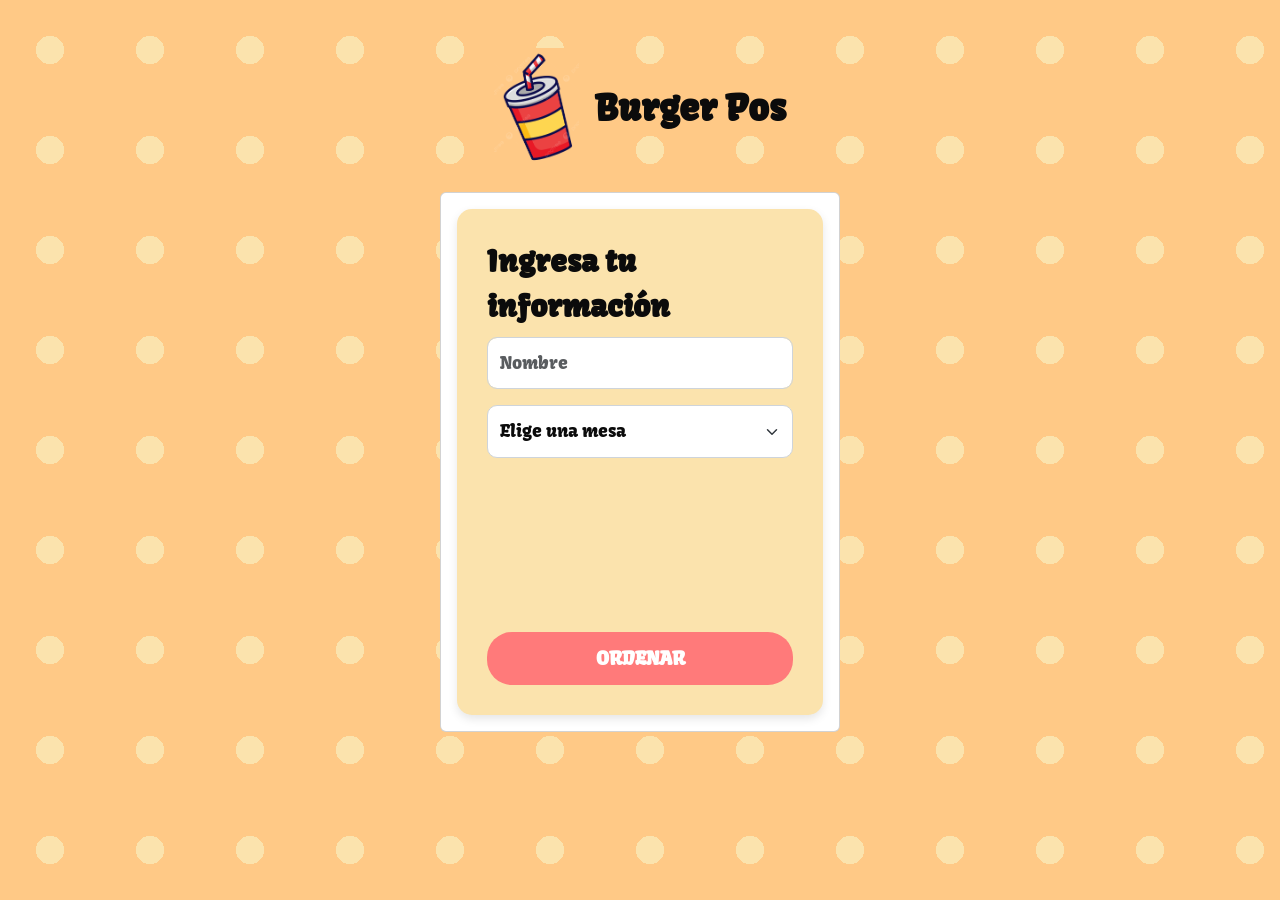
<file: index.html>
<!DOCTYPE html>
<html lang="es">
<head>
  <meta charset="UTF-8" />
  <meta name="viewport" content="width=device-width, initial-scale=1" />
  <title>Bienvenido</title>
  <link href="https://cdn.jsdelivr.net/npm/bootstrap@5.3.3/dist/css/bootstrap.min.css" rel="stylesheet" />
  <link rel="stylesheet" href="src/App.css" />
</head>
<body class="container py-5">
<div class="d-flex align-items-center justify-content-center mb-4 titulo">
  <img src="img/logo.png" alt="Logo" class="logo-soda" />
  <h1 class="m-0">Burger Pos</h1>
</div>

  <div class="card mx-auto" style="max-width: 400px;">
    <div class="card-body">
      <form onsubmit="return validarFormulario()">
        <div class="mb-3">
          <label for="nombre" class="form-label">Ingresa tu información</label>
          <input type="text" class="form-control" id="nombre" placeholder="Nombre">
        </div>
        <div class="mb-3">
          <select class="form-select" id="mesa">
            <option selected disabled value="">Elige una mesa</option>
            <option value="1">Mesa 1</option>
            <option value="2">Mesa 2</option>
            <option value="3">Mesa 3</option>
            <option value="4">Mesa 4</option>
          </select>
        </div>
        <div class="d-grid">
          <button type="submit" class="btn btn-primary">ORDENAR</button>
        </div>
      </form>
    </div>
  </div>

      <script>
    function validarFormulario() {
      const nombre = document.getElementById("nombre").value.trim();
      const mesa = document.getElementById("mesa").value;
      if (!nombre) { alert("Por favor, ingresa tu nombre."); return false; }
      if (!mesa) { alert("Por favor, selecciona una mesa."); return false; }
      localStorage.setItem("usuario", nombre);
      localStorage.setItem("mesa", mesa);
      window.location.href = "menu.html";
      return false;
    }
  </script>
  </body>
</html>
</file>
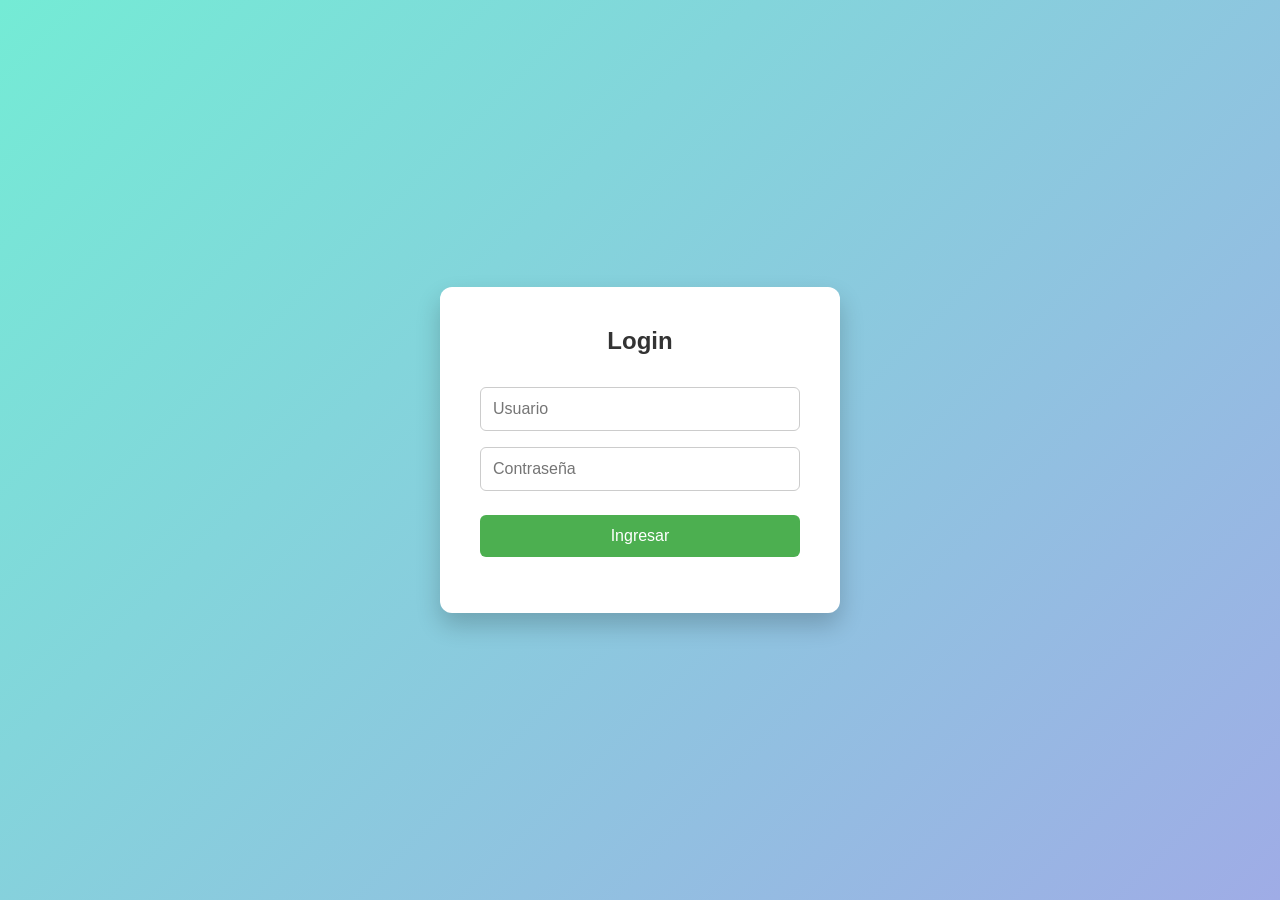
<file: login.html>
<!DOCTYPE html>
<html lang="es">
<head>
    <meta charset="UTF-8">
    <title>Login Mesero</title>
    <link href="https://fonts.googleapis.com/css2?family=Roboto:wght@400;700&display=swap" rel="stylesheet">
  <link rel="stylesheet" href="src/css/log.css" />

</head>
<body>
    <div class="login-container">
        <h2>Login</h2>
        <input type="text" id="usuario" placeholder="Usuario" required>
        <input type="password" id="contrasena" placeholder="Contraseña" required>
        <button onclick="iniciarSesion()">Ingresar</button>
        <p id="mensajeError" class="error"></p>
    </div>
  <script src="src/assets/js/log.js"></script>
<script>
    // Verificar si hay un usuario autenticado
    window.onload = function() {
        const usuario = localStorage.getItem('usuario');
        if (!usuario) {
            // Si no hay usuario en el localStorage, redirigir a la página de login
            window.location.href = "login.html";
        }
    }
</script>




</body>
</html>
</file>
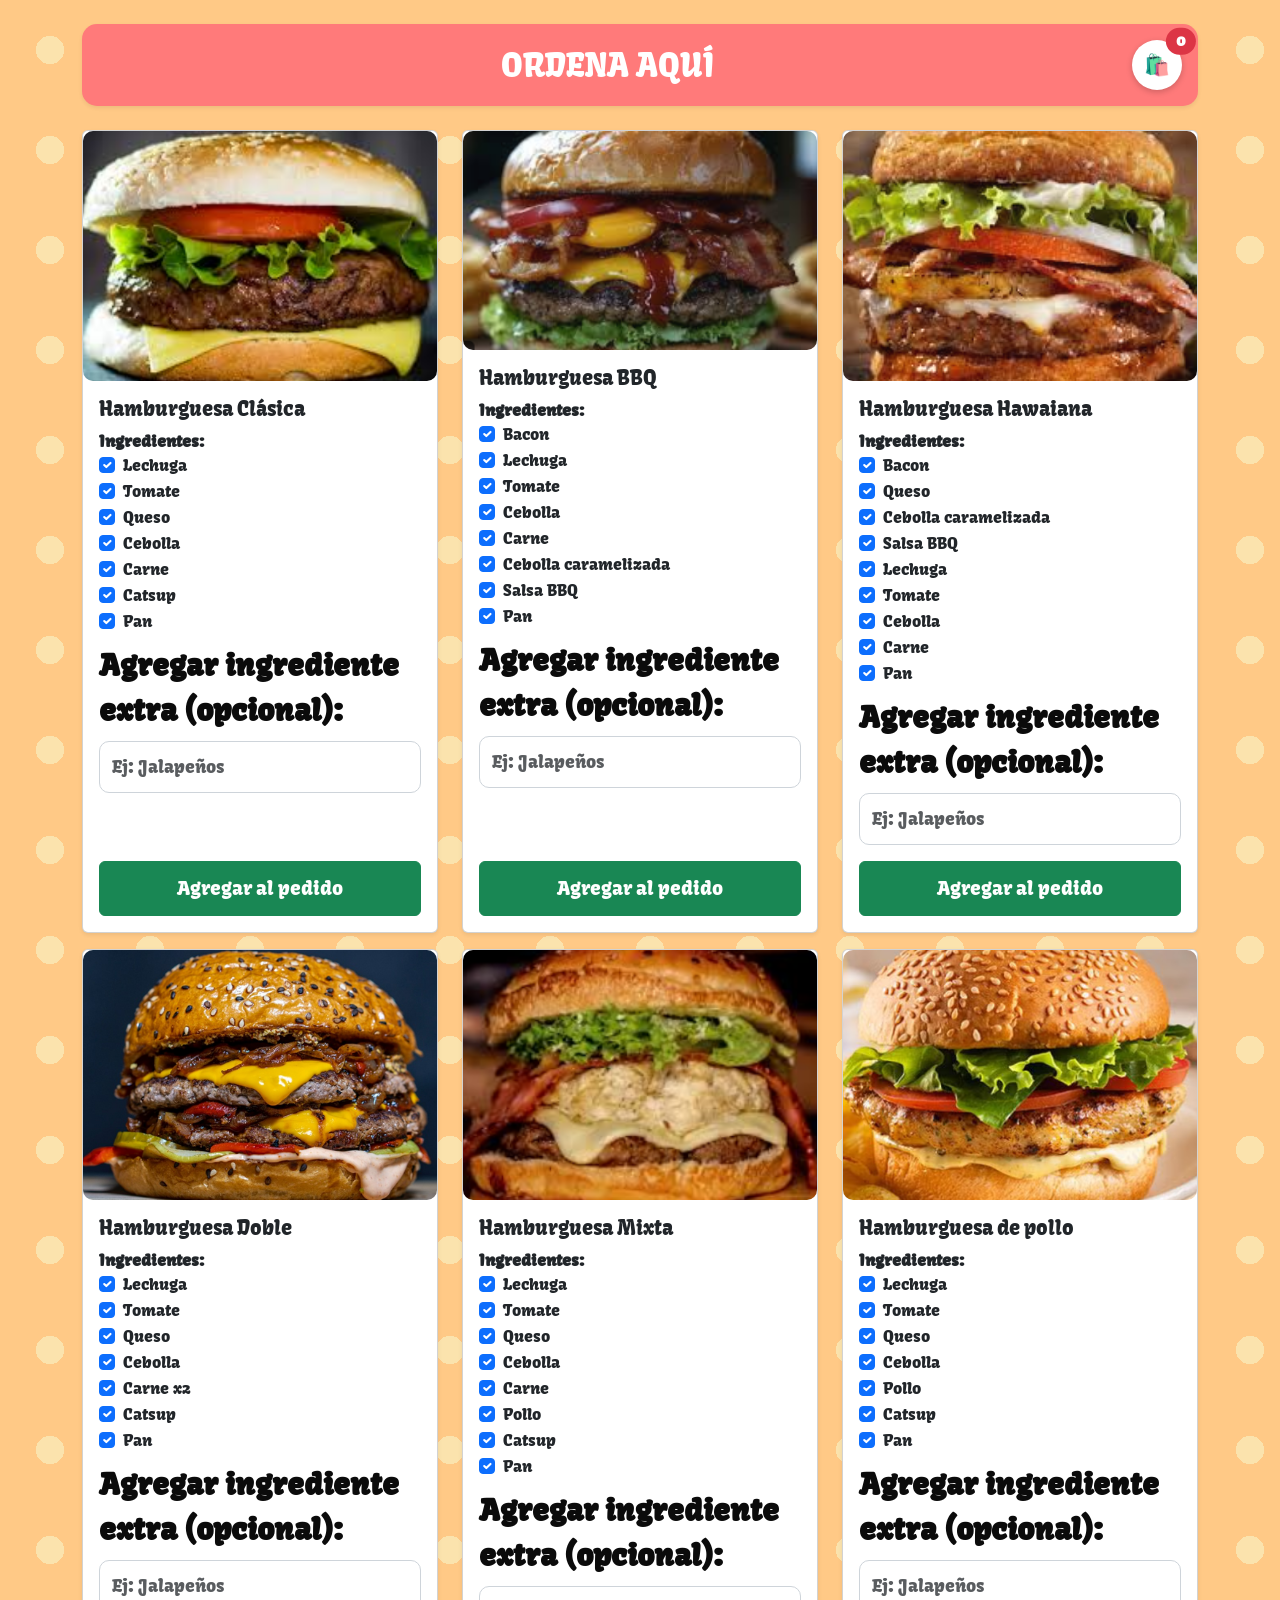
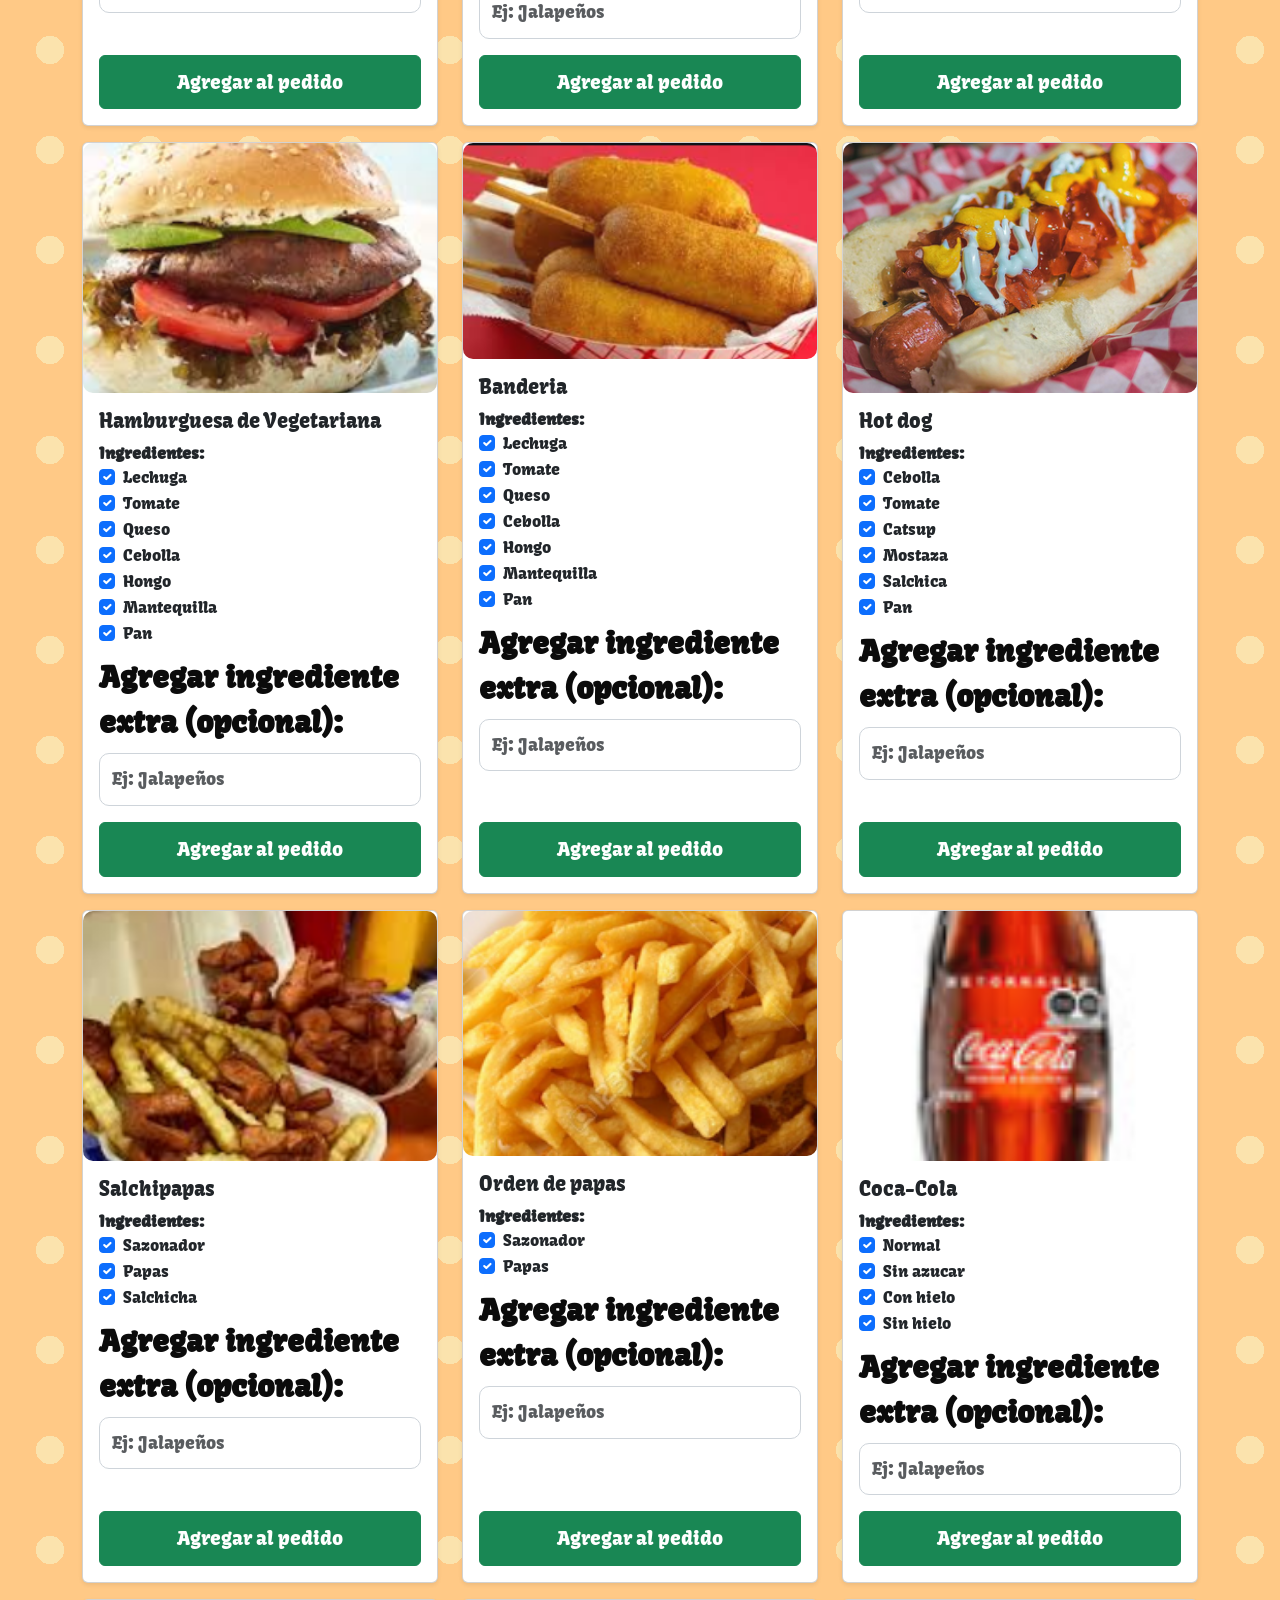
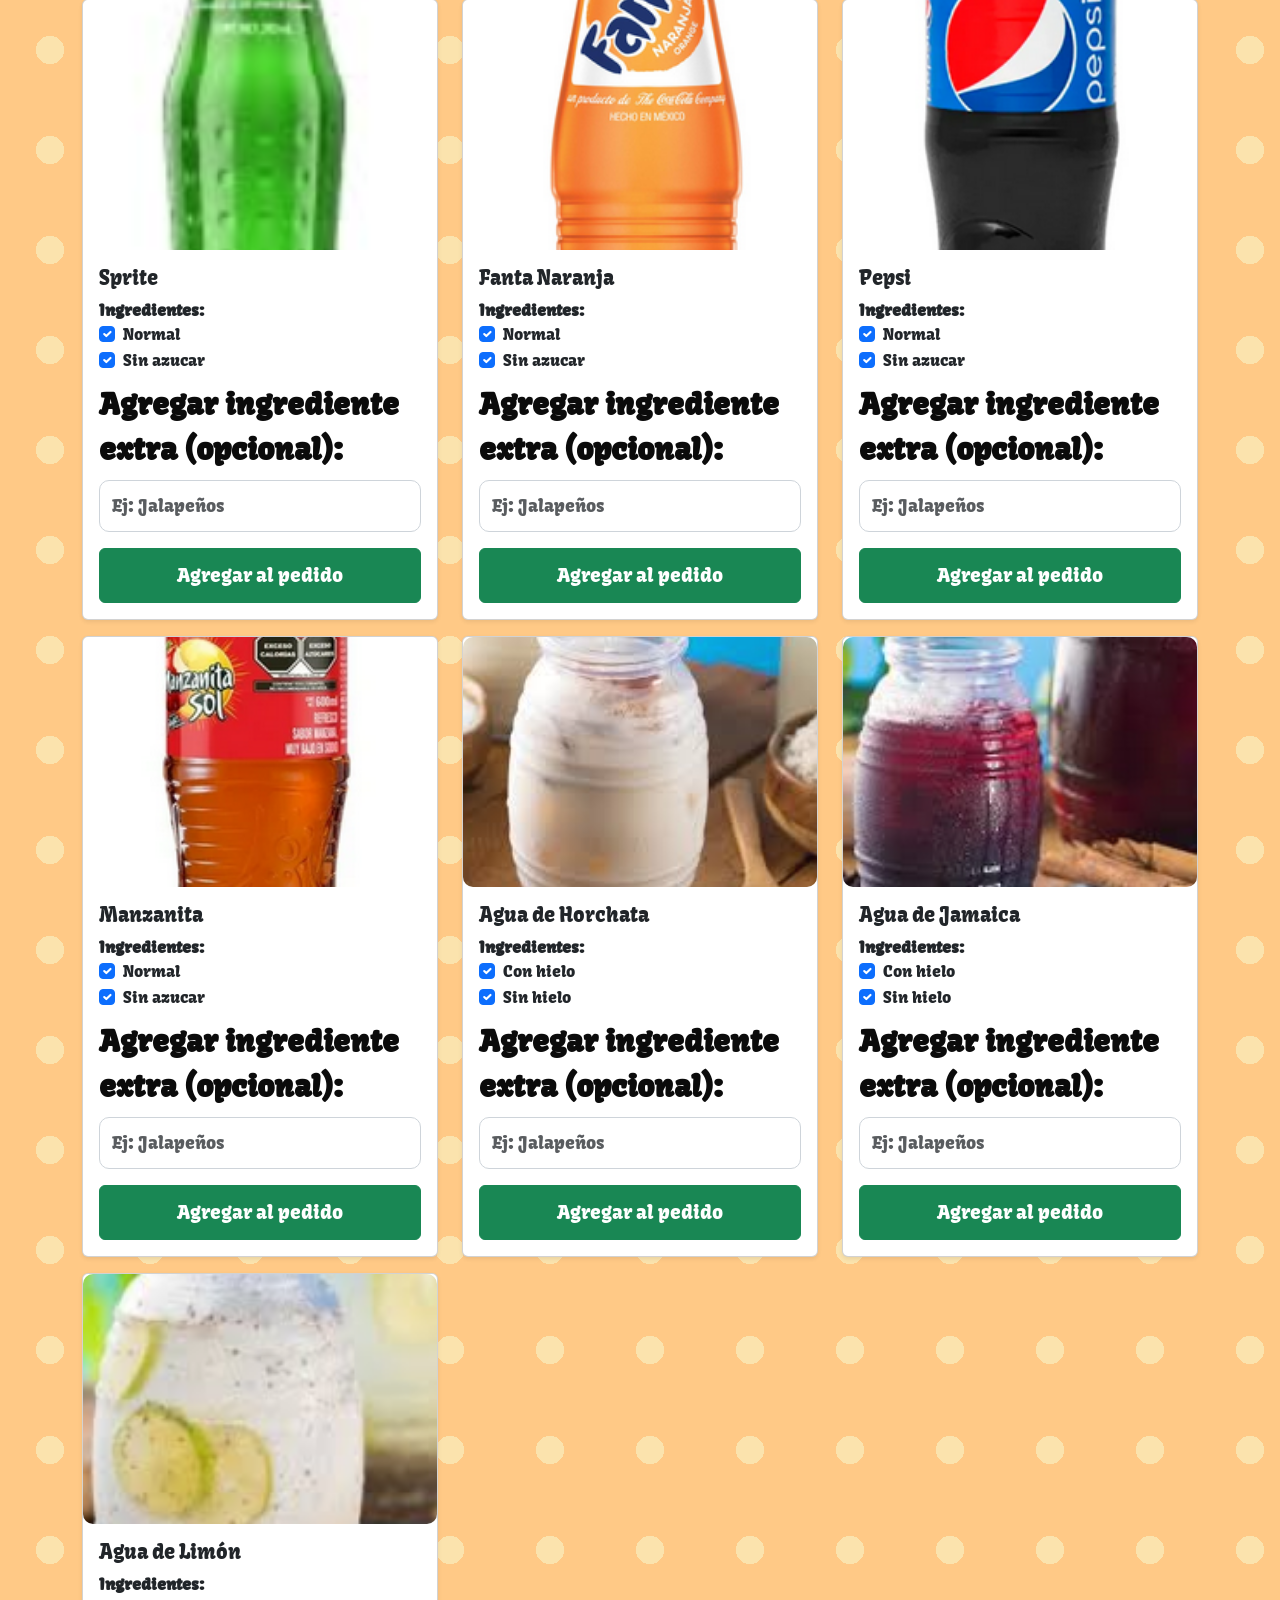
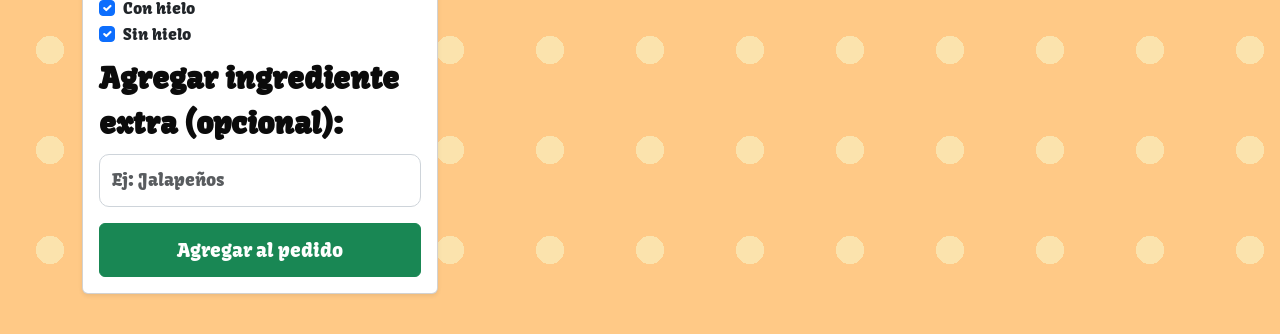
<file: menu.html>
<!DOCTYPE html>
<html lang="es">
<head>
  <meta charset="UTF-8" />
  <meta name="viewport" content="width=device-width, initial-scale=1" />
  <title>Menú</title>
  <link href="https://cdn.jsdelivr.net/npm/bootstrap@5.3.3/dist/css/bootstrap.min.css" rel="stylesheet" />
  <link rel="stylesheet" href="src/App.css" />

</head>
<body class="container py-4">
    


  <nav class="navbar custom-navbar mb-4 p-3 shadow-sm d-flex align-items-center">
  <h2 class="navbar-title mb-0 mx-auto">ORDENA AQUÍ</h2>
  <div id="saludoUsuario" class="navbar-text ms-auto"></div>
  <button class="btn position-relative ms-3" data-bs-toggle="modal" data-bs-target="#modalOrden">
    🛍️
    <span id="contadorOrden" class="badge bg-danger rounded-pill position-absolute top-0 start-100 translate-middle">0</span>
  </button>
</nav>
  <div id="contenedor-productos" class="row"></div>

  <!-- Modal de Orden -->
  <div class="modal fade" id="modalOrden" tabindex="-1" aria-labelledby="modalOrdenLabel" aria-hidden="true">
    <div class="modal-dialog modal-md modal-dialog-centered">
      <div class="modal-content">
        <div class="modal-header">
          <h5 class="modal-title" id="modalOrdenLabel">Tu Pedido</h5>
          <button type="button" class="btn-close" data-bs-dismiss="modal" aria-label="Cerrar"></button>
        </div>
        <div class="modal-body">
          <ul id="detalleOrden" class="list-group mb-3"></ul>
          <p id="mensajeVacio" class="text-center text-muted">No hay productos en tu pedido.</p>
        </div>
        <div class="modal-footer">
          <button type="button" class="btn btn-secondary" data-bs-dismiss="modal">Cerrar</button>
          <button id="btnEnviarMesero" type="button" class="btn btn-primary">Enviar al mesero</button>
        </div>
      </div>
    </div>
  </div>


  <!-- Modal de Edición -->
  <div class="modal fade" id="modalEditar" tabindex="-1" aria-labelledby="modalEditarLabel" aria-hidden="true">
    <div class="modal-dialog modal-md modal-dialog-centered">
      <div class="modal-content">
        <div class="modal-body" id="modalEditarContenido">
          <!-- Aquí se cargará el contenido dinámicamente desde editarProducto(index) -->
        </div>
      </div>
    </div>
  </div>

  <!-- Bootstrap JS y Script principal -->
  <script src="https://cdn.jsdelivr.net/npm/bootstrap@5.3.3/dist/js/bootstrap.bundle.min.js"></script>
  <script src="src/assets/js/script.js"></script>
</body>
</html>
</file>
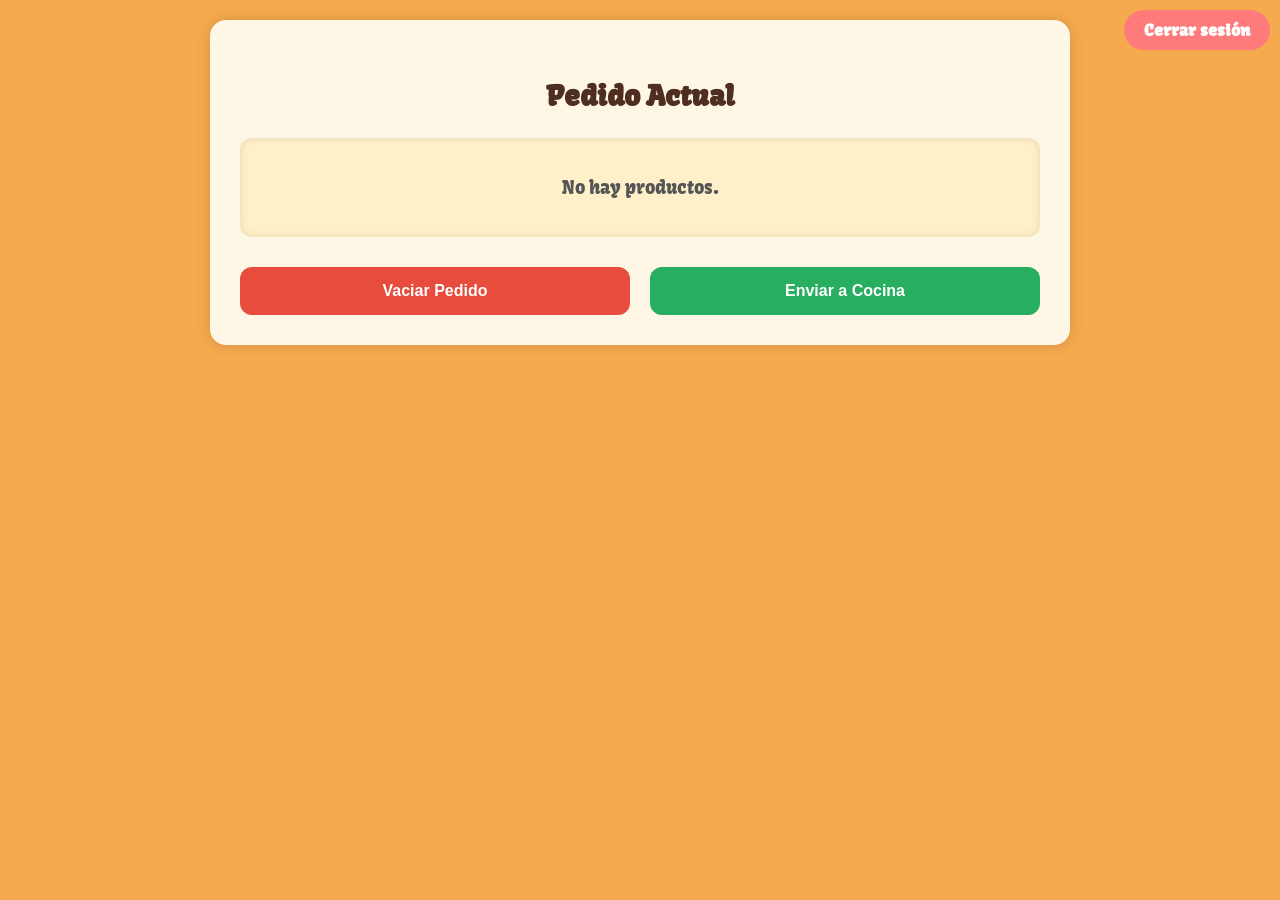
<file: mesero.html>
<!DOCTYPE html>
<html lang="es">
<head>
  <meta charset="UTF-8" />
  <meta name="viewport" content="width=device-width, initial-scale=1.0"/>
  <title>Mesero</title>
  <link rel="preconnect" href="https://fonts.googleapis.com">
  <link rel="preconnect" href="https://fonts.gstatic.com" crossorigin>
  <link href="https://fonts.googleapis.com/css2?family=Kavoon&display=swap" rel="stylesheet">
  <link rel="stylesheet" href="src/css/mesero.css" />
</head>
<body>
  <div class="container">
    <h3>Pedido Actual</h3>
<button class="btn-cerrar-sesion" onclick="cerrarSesion()">Cerrar sesión</button>
    <div id="pedidoMesero">
      <!-- Aquí se mostrará el pedido dinámicamente -->
      <p>No hay productos.</p> <!-- Mensaje por defecto si no hay pedido -->
    </div>

    <div class="botones">
      <button class="vaciar" onclick="vaciarPedido()">Vaciar Pedido</button>
      <button class="enviar" onclick="enviarACocina()">Enviar a Cocina</button>
    </div>
  </div>

  <script src="src/assets/js/log.js"></script></body>


</body>

</html>
</file>
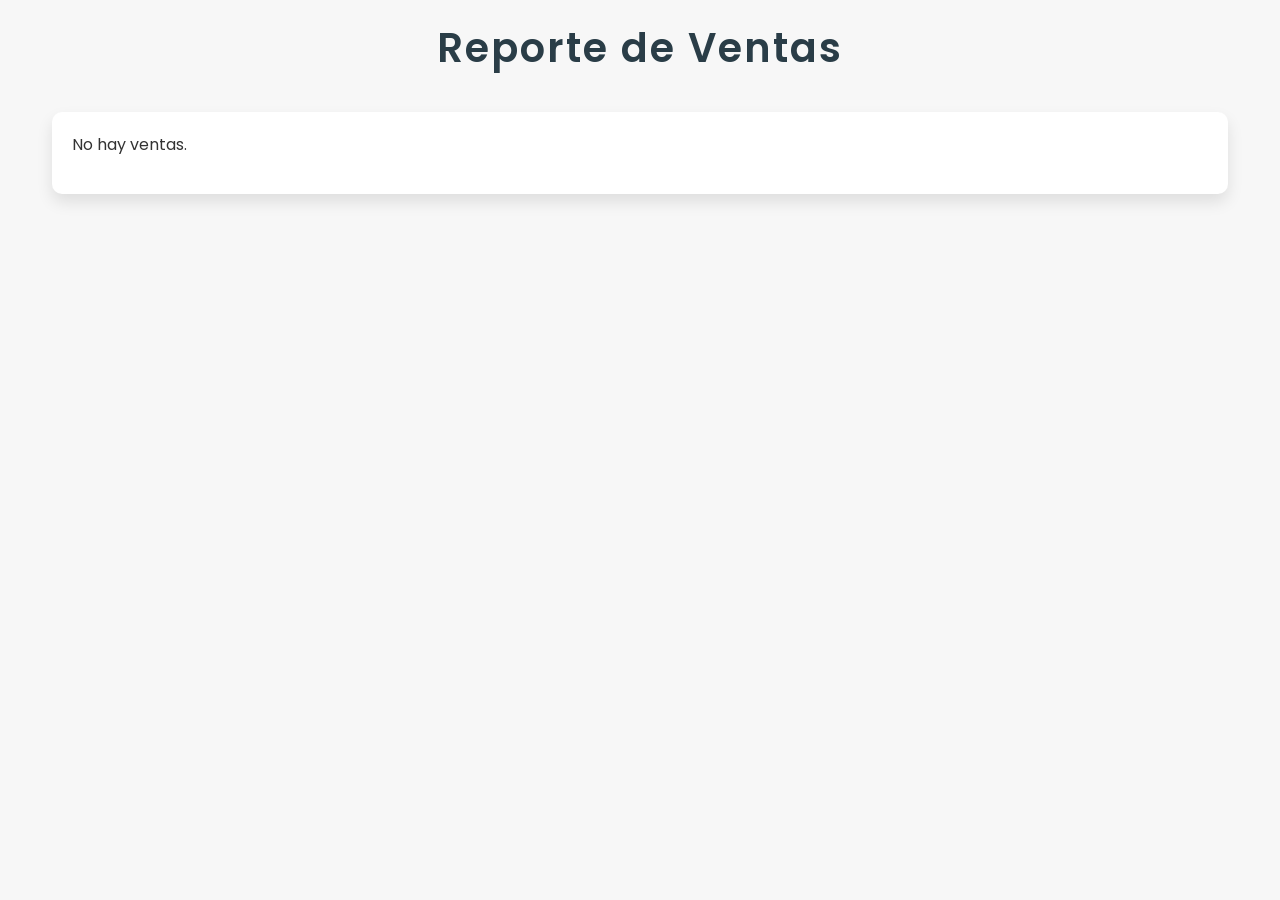
<file: reportes.html>
<!DOCTYPE html>
<html lang="es">
<head>
  <meta charset="UTF-8" />
  <meta name="viewport" content="width=device-width, initial-scale=1" />
  <title>Reportes de Ventas</title>
  <link href="https://cdn.jsdelivr.net/npm/bootstrap@5.3.3/dist/css/bootstrap.min.css" rel="stylesheet" />
  <link href="https://fonts.googleapis.com/css2?family=Poppins:wght@400;600&display=swap" rel="stylesheet">
  <link rel="stylesheet" href="src/css/reportes.css" />

</head>
<body>

  <div class="container py-4">
    <h2>Reporte de Ventas</h2>
    <div id="reportes">
      <!-- Aquí se inyectarán los datos de los reportes -->
    </div>
  </div>

  <script src="src/assets/js/log.js"></script></body>
</html>
</file>
<file: src/App.css>
/* Importar fuente Kavoon */
@import url('https://fonts.googleapis.com/css2?family=Kavoon&display=swap');

/* Estilo general 
body {
  font-family: 'Kavoon', cursive;
  background-color: #FFC986;
  color: #FFFFFF;
  padding-top: 20px;
}*/
body {
  font-family: 'Kavoon', cursive;
  background: radial-gradient(circle, #FBE3AD 20%, #FFC986 20%) repeat;
  background-size: 100px 100px; /* Tamaño de los círculos */
  height: 30 vh;
  margin: 0;
}
.card-img-top {
  width: 100%;
  height: 250px; /* o 300px si quieres más altura */
  object-fit: cover;
  object-position: center;
  display: block;
  border-radius: 10px; /* opcional para suavizar bordes */
}


/* Título con imagen */
.titulo img {
  border-radius: 10px;
}
  .titulo {
    gap: 1rem;
  }

  .logo-soda {
    height: 120px;
    object-fit: contain;
    border-radius: 10px;

  }

  .titulo h1 {
    font-size: 36px;
    font-weight: bold;
  }

h1 {
  font-family: 'Kavoon', cursive;
  font-size: 36px;
  color: #0B0B0B;
}

/* Contenedor del formulario */
form {
  background-color: #FBE3AD;
  padding: 30px;
  border-radius: 15px;
  box-shadow: 0 4px 10px rgba(0, 0, 0, 0.1);
  color: #0B0B0B;
}

/* Etiquetas del formulario */
.form-label {
  font-weight: bold;
  color: #0B0B0B;
  font-size: 30px;
}

/* Inputs y select */
.form-control,
.form-select {
  border-radius: 10px;
  border: 1px solid #ced4da;
  transition: all 0.3s ease;
  color: #0B0B0B;
  font-family: 'Kavoon', cursive;
}

.form-control:focus,
.form-select:focus {
  border-color: #FF7A7A;
  box-shadow: 0 0 5px rgba(255, 122, 122, 0.5);
}

/* Botón */
.btn-primary {
  background-color: #FF7A7A;
  border: none;
  color: #FFFFFF;
  font-weight: bold;
  border-radius: 25px;
  transition: all 0.3s ease;
  font-family: 'Kavoon', cursive;
}

.btn-primary:hover {
  background-color: #e96565;
}

/* Responsive */
@media (max-width: 768px) {
  form {
    padding: 20px;
  }

  h1 {
    font-size: 2rem;
  }
    .modal-dialog {
    max-width: 90%; /* El modal ocupará el 90% en pantallas más pequeñas */
  }
}

/* ---------------------------------------------------------------------MENU */

/* Estilo general del modal */
/* Modal */
.modal-content {
  background-color: #FBE3AD; /* Fondo del modal */
  border-radius: 1.5rem;
  box-shadow: 0 10px 25px rgba(0, 0, 0, 0.2);
  font-family: 'Kavoon', cursive; /* Fuente Kavoon */
  color: #FFFFFF; /* Texto blanco */
}

/* Título del modal */
.modal-title {
  font-size: 2rem;
  font-weight: bold;
  color: #FF7A7A; /* Color del título */
  text-align: center; /* Centrado del título */
}

/* Cuerpo del modal */
.modal-body {
  font-size: 1.2rem;
  color: #0B0B0B; /* Color del texto */
  text-align: center; /* Centrado del contenido */
}

/* Botón de cierre */
.modal-header .btn-close {
  filter: brightness(0) saturate(100%) invert(30%) sepia(10%) saturate(300%) hue-rotate(10deg);
}

/* Lista de pedido */
#detalleOrden li {
  background-color: #fff4e6;
  border: none;
  border-bottom: 1px dashed #d4a373;
  padding: 0.75rem 1rem;
  color: #5a3e2b;
}

/* Mensaje vacío */
#mensajeVacio {
  font-style: italic;
  color: #a58c74;
}

/* Footer del modal */
.modal-footer {
  border-top: none;
}

/* Botones del modal */
.modal-footer .btn {
  border-radius: 1rem;
  padding: 0.5rem 1.5rem;
  font-weight: bold;
}

.modal-footer .btn-outline-secondary {
  background-color: #fff4e6;
  color: #5a3e2b;
  border: 1px solid #d4a373;
}

.modal-footer .btn-success {
  background-color: #d4a373;
  border-color: #b98b58;
  color: white;
}


   .card {
      height: 60vh;
      max-width: 400px;
    }

    .card-body {
      height: 100%;
      display: flex;
      flex-direction: column;
      justify-content: center; /* centra verticalmente */
    }

    form {
      flex-grow: 3;
      display: flex;
      flex-direction: column;
      justify-content: center; /* centra contenido del formulario */
    }

    .d-grid {
      margin-top: auto; /* Asegura que el botón quede al final */
    }

        .form-control,
    .form-select {
      font-size: 1.1rem;
      padding: 0.75rem;
    }

    .btn {
      font-size: 1.2rem;
      padding: 0.75rem;
    }


    /* Estilo personalizado para la navbar */
.custom-navbar {
  background-color: #FF7A7A;
  color: white;
  border-radius: 15px;
  position: relative;
}

/* Título centrado */
.navbar-title {
  font-size: 2rem;
  color: white;
  font-family: 'Kavoon', cursive;
  text-align: center;
  flex: 1;
  margin: 0 auto;
  white-space: nowrap; /* evita que se corte en dos líneas */
}

/* Asegura que el saludo y botón se alineen al lado derecho */
#saludoUsuario {
  color: white;
  font-size: 1rem;
  font-weight: bold;
}

.navbar .btn {
  background-color: white;
  color: #FF7A7A;
  border-radius: 80%;
  width: 50px;
  height: 50px;
  font-size: 1.3rem; /* Aumenta el tamaño del texto */
  box-shadow: 0 2px 6px rgba(0, 0, 0, 0.2);
  display: flex;
  align-items: center;
  justify-content: center;
  padding: 0;
  position: relative;
}


.navbar .btn:hover {
  background-color: #f1f1f1;
}


/* Botones pequeños y del mismo tamaño */
/* Ajuste para botones más pequeños */
.btn-sm {
  font-size: 0.85rem; /* Tamaño de letra más pequeño */
  padding: 0.25rem 0.5rem; /* Menor padding para reducir el tamaño */
  min-width: 100px; /* Reducir el ancho mínimo */
  text-align: center; /* Alineación del texto en el centro */
  display: inline-flex;
  justify-content: center;
  align-items: center;
}
</file>
<file: src/css/log.css>
* {
            box-sizing: border-box;
            margin: 0;
            padding: 0;
        }

        body {
            font-family: 'Roboto', sans-serif;
            background: linear-gradient(135deg, #74ebd5 0%, #9face6 100%);
            height: 100vh;
            display: flex;
            justify-content: center;
            align-items: center;
        }

        .login-container {
            background-color: white;
            padding: 2.5rem;
            border-radius: 12px;
            box-shadow: 0 12px 24px rgba(0, 0, 0, 0.2);
            width: 100%;
            max-width: 400px;
            text-align: center;
        }

        h2 {
            margin-bottom: 1.5rem;
            color: #333;
        }

        input {
            width: 100%;
            padding: 0.75rem;
            margin: 0.5rem 0;
            border: 1px solid #ccc;
            border-radius: 6px;
            font-size: 1rem;
            transition: border-color 0.3s;
        }

        input:focus {
            border-color: #4CAF50;
            outline: none;
        }

        button {
            width: 100%;
            padding: 0.75rem;
            background-color: #4CAF50;
            color: white;
            border: none;
            border-radius: 6px;
            font-size: 1rem;
            cursor: pointer;
            margin-top: 1rem;
            transition: background-color 0.3s;
        }

        button:hover {
            background-color: #45a049;
        }

        .error {
            color: red;
            margin-top: 1rem;
            font-size: 0.9rem;
        }
</file>
<file: src/css/mesero.css>
body {
      background-color: #f6aa4e;
      font-family: 'Kavoon', cursive;
      padding: 20px;
      margin: 0;
    }

 

    .container {
      max-width: 800px;
      margin: 0 auto;
      background-color: #fff7e6;
      padding: 30px;
      border-radius: 16px;
      box-shadow: 0 0 15px rgba(0, 0, 0, 0.15);
    }

    h3 {
      text-align: center;
      font-size: 28px;
      margin-bottom: 25px;
      color: #4e2e1f;
    }

    #pedidoMesero {
      background: #fff0c9;
      padding: 20px;
      border-radius: 12px;
      box-shadow: inset 0 0 8px rgba(0,0,0,0.1);
      margin-bottom: 30px;
    }

    table {
      width: 100%;
      border-collapse: collapse;
    }

    thead {
      background-color: #fcd385;
      color: #4e2e1f;
    }

    th, td {
      padding: 12px 15px;
      text-align: left;
      border-bottom: 1px solid #ddd;
    }

    tr:hover {
      background-color: #f9e8b0;
    }

    .botones {
      display: flex;
      justify-content: space-between;
      gap: 20px;
    }

    .botones button {
      flex: 1;
      padding: 15px;
      border: none;
      border-radius: 12px;
      font-weight: bold;
      font-size: 16px;
      cursor: pointer;
      transition: background-color 0.3s ease;
      color: white;
    }

    .vaciar {
      background-color: #e74c3c;
    }

    .vaciar:hover {
      background-color: #c0392b;
    }

    .enviar {
      background-color: #27ae60;
    }

    .enviar:hover {
      background-color: #1e8449;
    }

    .btn-sm {
      padding: 6px 10px;
      font-size: 14px;
      border-radius: 6px;
      background-color: #e74c3c;
      color: white;
      border: none;
      cursor: pointer;
    }

    .btn-sm:hover {
      background-color: #c0392b;
    }

    p {
      text-align: center;
      font-size: 18px;
      color: #555;
    }




/* Posicionamiento del botón en la esquina superior derecha */
.btn-cerrar-sesion {
  background-color: #FF7A7A; /* Rojo suave */
  color: #FFFFFF;
  font-weight: bold;
  font-family: 'Kavoon', cursive;
  border: none;
  border-radius: 25px;
  padding: 10px 20px;
  cursor: pointer;
  transition: background-color 0.3s ease, transform 0.3s ease;
  font-size: 1rem;
  
  /* Posicionamiento en la esquina superior derecha */
  position: absolute;
  top: 10px;
  right: 10px;
  z-index: 10; /* Asegura que el botón esté encima de otros elementos */
}

/* Efecto hover para el botón */
.btn-cerrar-sesion:hover {
  background-color: #e96565; /* Rojo más oscuro */
  transform: scale(1.05); /* Le da un efecto de agrandarse */
}

/* Efecto focus para el botón */
.btn-cerrar-sesion:focus {
  outline: none;
  box-shadow: 0 0 10px rgba(255, 122, 122, 0.7); /* Resaltado cuando se selecciona */
}

/* Efecto active cuando el botón es presionado */
.btn-cerrar-sesion:active {
  background-color: #d75656; /* Rojo más oscuro */
  transform: scale(0.98); /* Le da un efecto de "presionar" */
}
</file>
<file: src/css/reportes.css>
body {
      background-color: #f7f7f7; /* Fondo más suave */
      font-family: 'Poppins', sans-serif; /* Fuente moderna */
      color: #333; /* Texto oscuro para un buen contraste */
      line-height: 1.6;
    }

    h2 {
      text-align: center;
      font-size: 2.5rem;
      font-weight: 600;
      color: #2a3d47; /* Color suave pero profesional */
      margin-bottom: 40px;
      letter-spacing: 2px;
    }

    .container {
      padding-top: 40px;
      max-width: 1200px;
    }

    #reportes {
      background-color: #fff;
      border-radius: 10px;
      box-shadow: 0 8px 16px rgba(0, 0, 0, 0.1);
      padding: 20px;
    }

    .table {
      margin-top: 20px;
      background-color: #fff;
      border-radius: 10px; /* Bordes redondeados */
      box-shadow: 0 4px 8px rgba(0, 0, 0, 0.1);
    }

    .table thead {
      background-color: #fbe3ad;
      font-weight: 600;
      color: #4f4f4f;
    }

    .table th, .table td {
      padding: 12px;
      text-align: center;
    }

    .table th {
      font-size: 1.1rem;
    }

    .table td {
      font-size: 1rem;
      color: #555;
    }

    .table td, .table th {
      border: none;
    }

    .table tbody tr:nth-child(odd) {
      background-color: #f9f9f9; /* Fila alterna para mejor legibilidad */
    }

    .table td button {
      padding: 8px 16px;
      border-radius: 25px;
      font-weight: 600;
      cursor: pointer;
      font-size: 14px;
      border: none;
      background-color: #5cb85c;
      color: white;
      transition: background-color 0.3s ease, transform 0.2s ease;
    }

    .table td button:hover {
      background-color: #449d44;
      transform: scale(1.05); /* Efecto de agrandado al pasar el ratón */
    }
</file>
